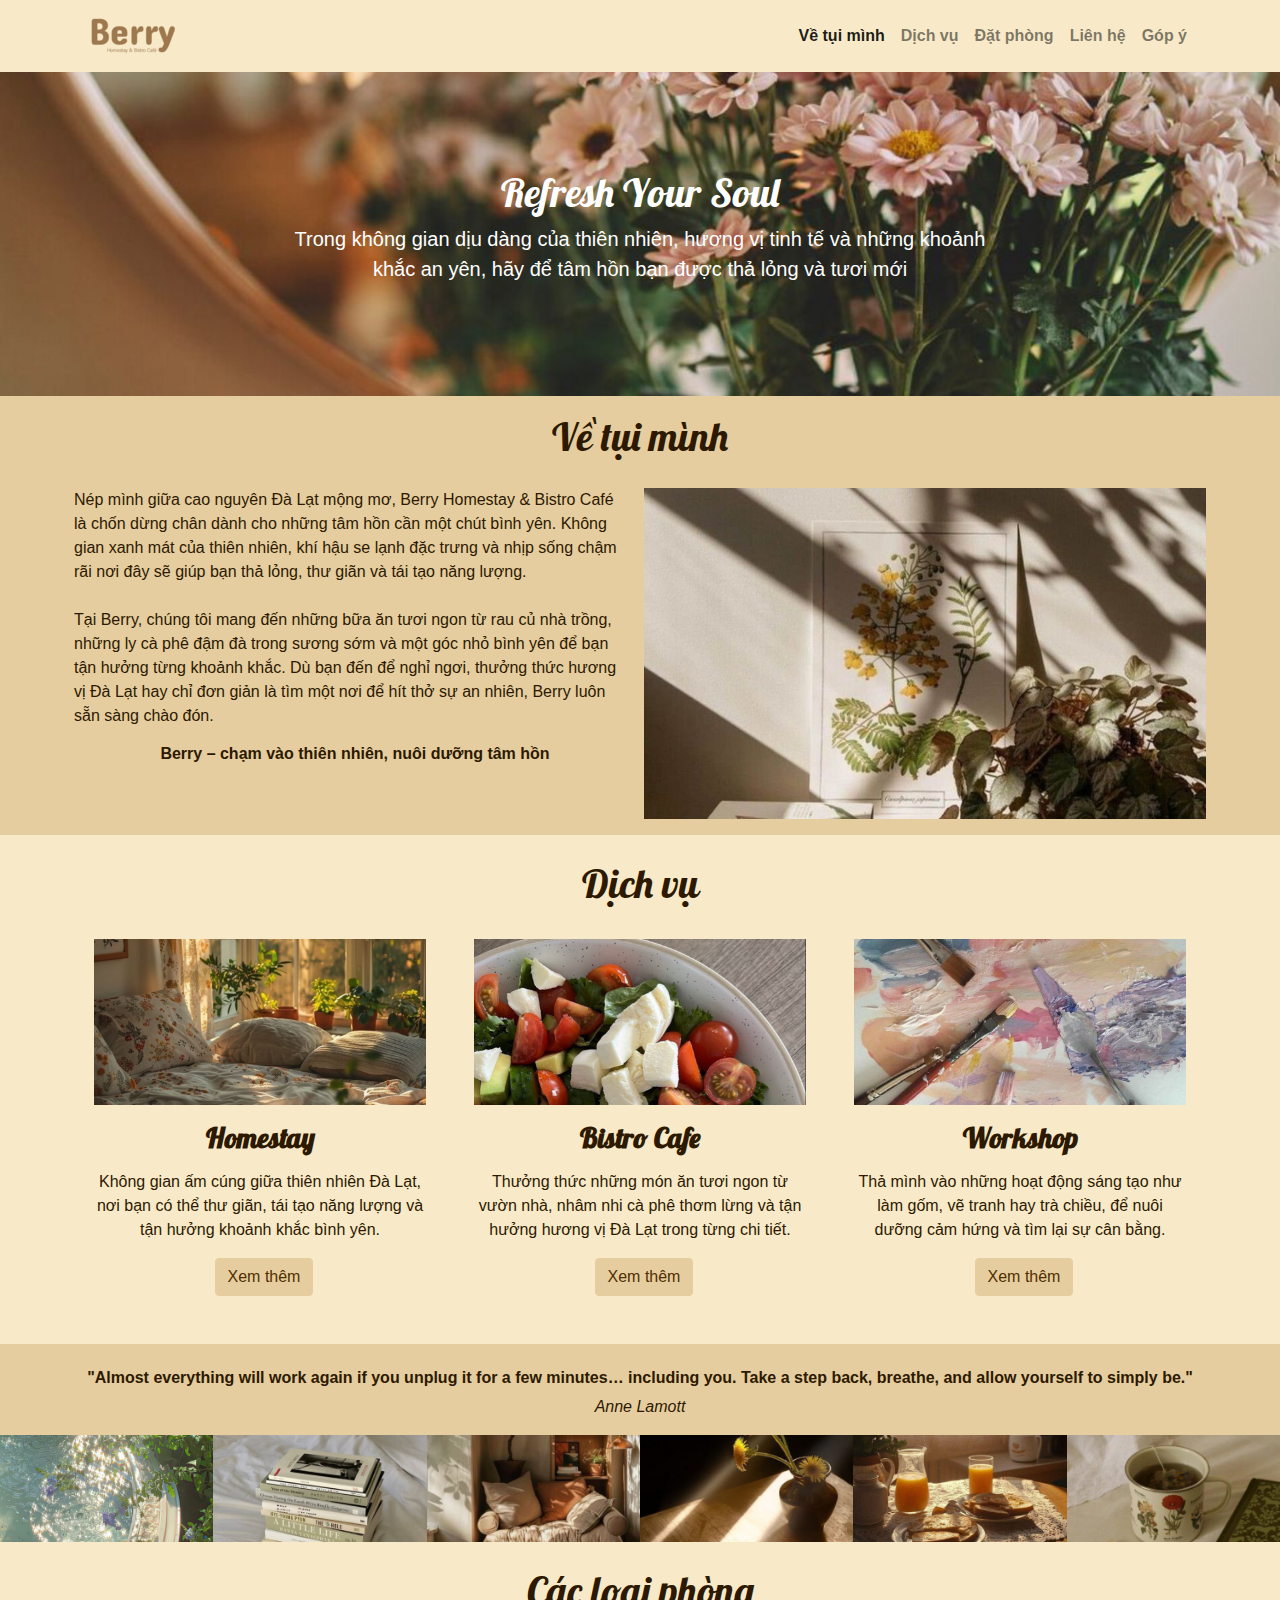
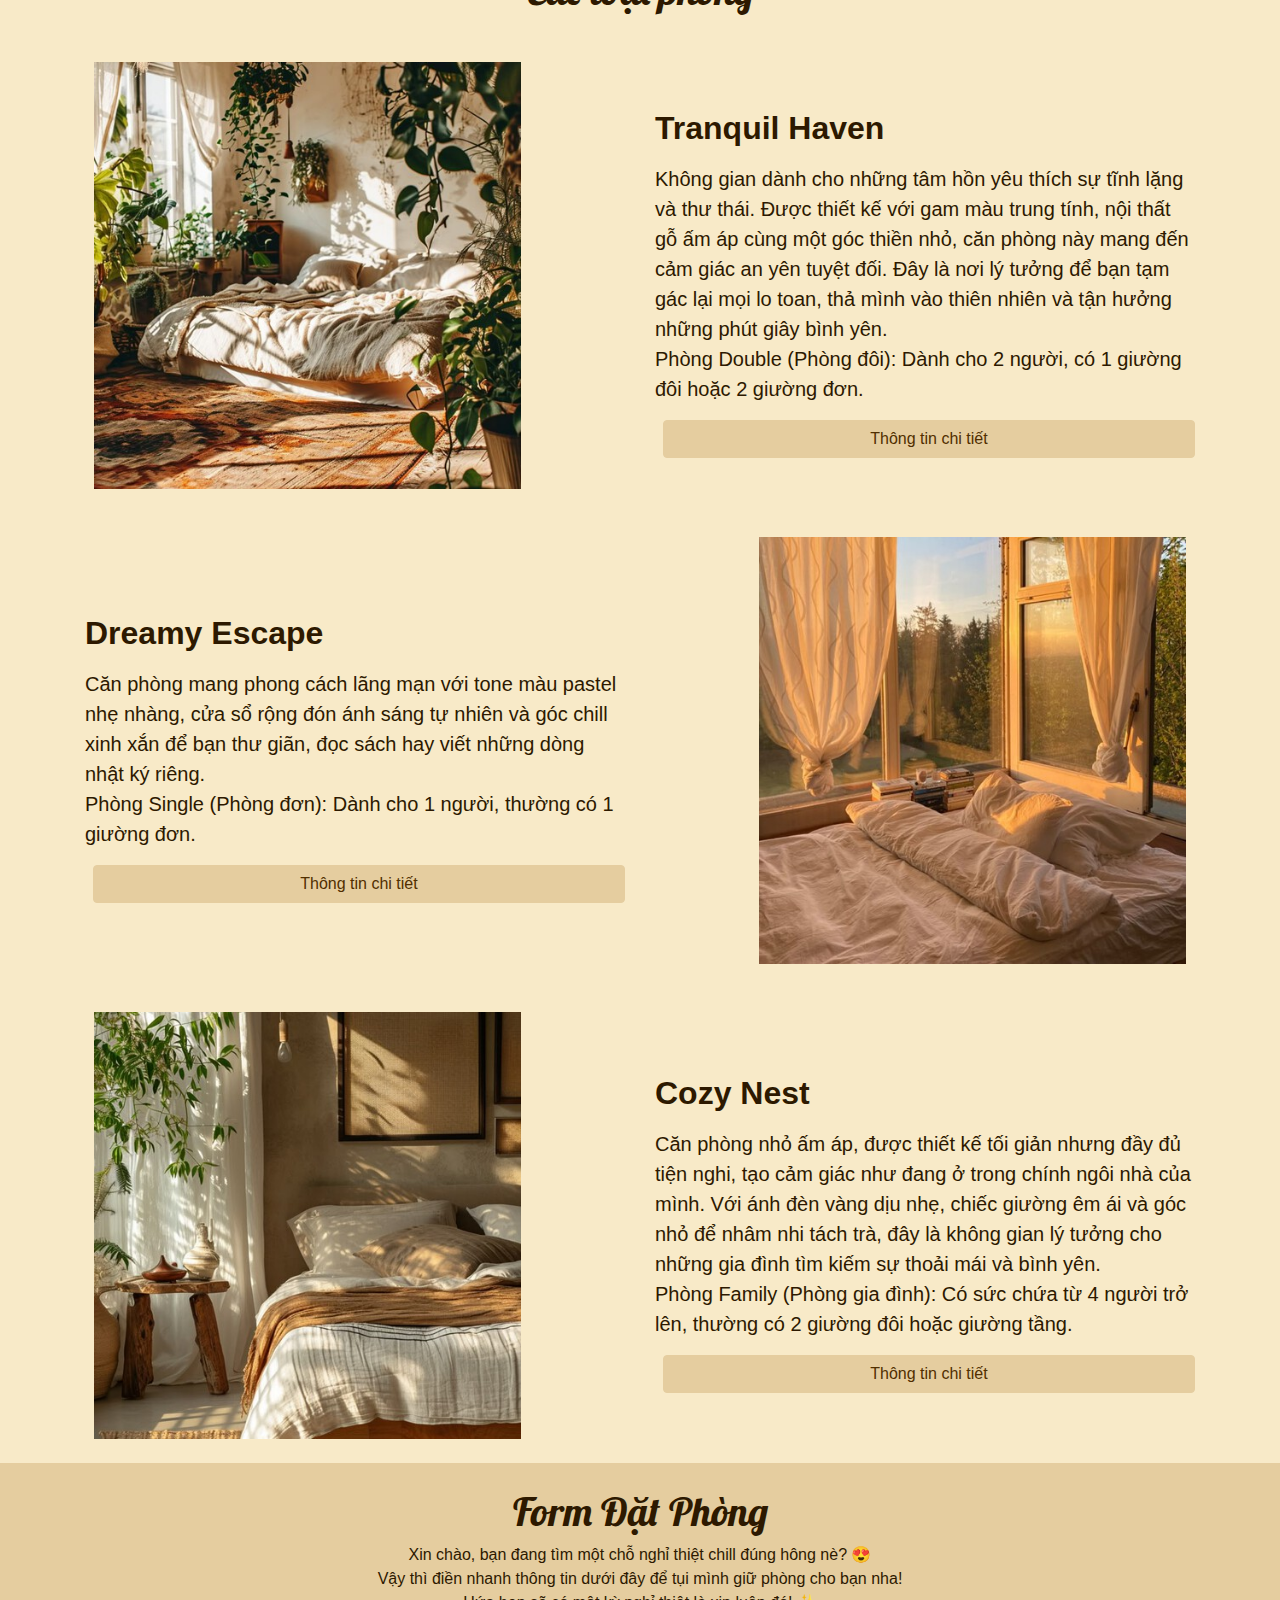
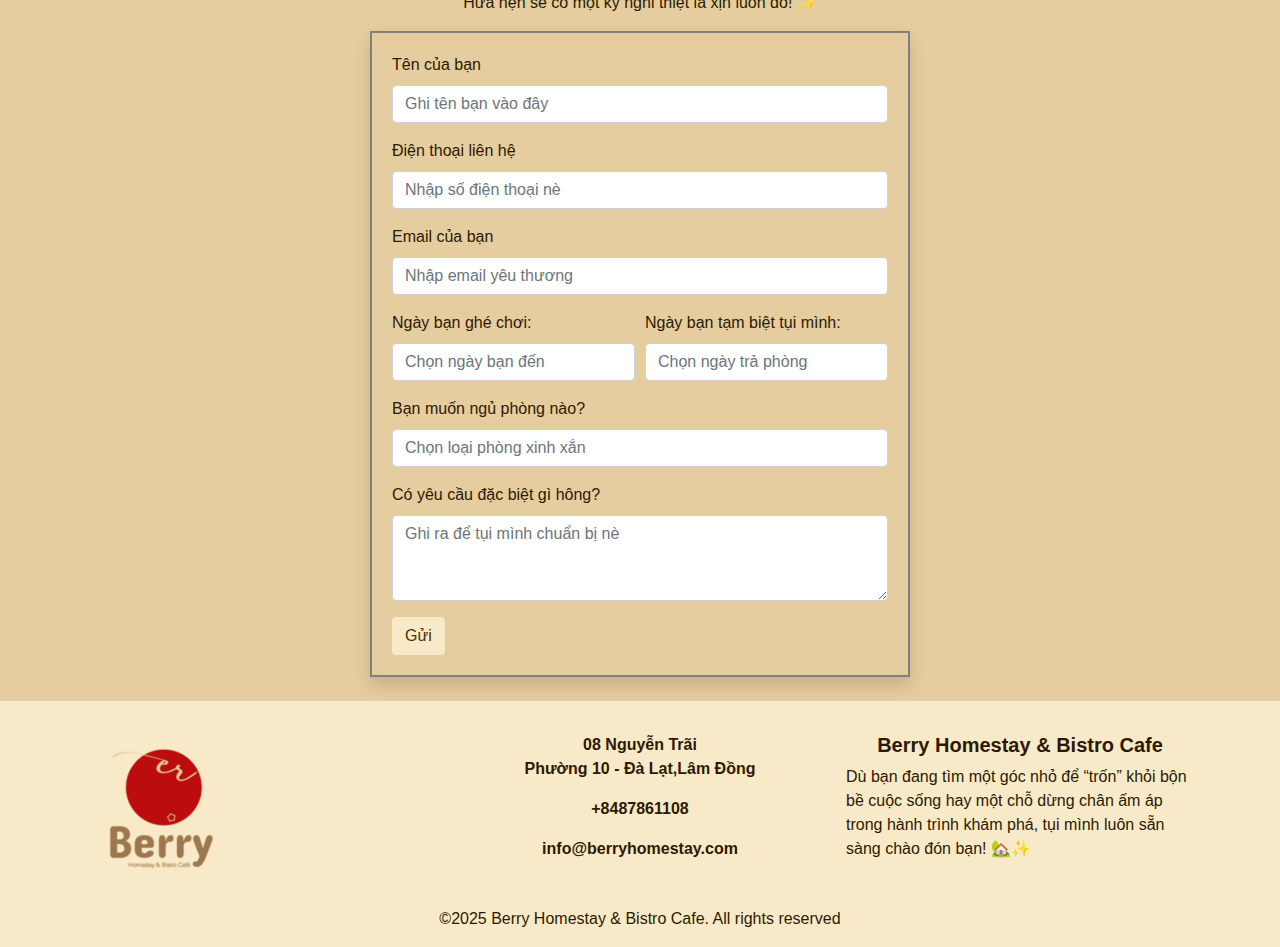
<file: index.html>
<!doctype html>
<html>
<head>
<meta charset="utf-8">
<meta http-equiv="X-UA-Compatible" content="IE=edge">
<meta name="viewport" content="width=device-width, initial-scale=1.0">
<title>Berry Homestay & Bistro Cafe</title>
<link href="css/bootstrap-4.4.1.css" rel="stylesheet" type="text/css">
<link href="css/style.css" rel="stylesheet" type="text/css">
<link href= "contact.html" rel="stylesheet" type="text/css">
<link href=  "service.html" rel="stylesheet" type="text/css">
	<link href= "index.html" rel="stylesheet" type="text/css">	
	<link rel="icon" href= "img/RD1-02.png" type="image/x-icon">
</head>

<body>



<header>
<nav class="navbar navbar-expand-md navbar-light "> 
	<div class="container">
	<a class="navbar-brand" href= "index.html"><img  src="img/result_RD70-06.png"  class="img-fluid" alt="Logo"></a>
	  <button class="navbar-toggler" type="button" data-toggle="collapse" data-target="#navbarSupportedContent1" aria-controls="navbarSupportedContent1" aria-expanded="false" aria-label="Toggle navigation"> <span class="navbar-toggler-icon"></span> </button>
	  <div class="collapse navbar-collapse" id="navbarSupportedContent1">
	    <ul class="navbar-nav ml-auto">
      	  <li class="nav-item active"> <a class="nav-link" href="#aboutus"><b>Về tụi mình </b><span class="sr-only">(current)</span></a> </li>
      	  <li class="nav-item"> <a class="nav-link" href="service.html"><b>Dịch vụ</b></a> </li>
	     	<li class="nav-item"> <a class="nav-link" href="#booking"><b>Đặt phòng</b></a> </li>
			<li class="nav-item"> <a class="nav-link" href= "contact.html"><b>Liên hệ</b></a> </li>
			<li class="nav-item"> <a class="nav-link" href= "contact.html"><b>Góp ý</b></a> </li>
	      	
  </ul></div></div>
</nav></header>
	
<section id="banner" class="py-5">
<div class="py-5 text-center" >
    <div class="container">
      <div class="row">
        <div class="mx-auto col-md-8 text-white">
          <h1 class="font-db">Refresh Your Soul</h1>
          <p class="lead">Trong không gian dịu dàng của thiên nhiên, hương vị tinh tế và những khoảnh khắc an yên, hãy để tâm hồn bạn được thả lỏng và tươi mới </p>
        </div>
      </div>
    </div>
  </div>
</section>

<section id="aboutus" class="py-3">
<div class="container">
		  <div class="row">
        <div class="col-md-12 text-center">
          <h1 class="font-db pb-1">Về tụi mình</h1>
        </div>
      </div>
	<div class="row">
	    <div class="col-12 col-md-12 col-lg-6 px-1">
		  <div class="pt-3">
			  <p class="pr-3">Nép mình giữa cao nguyên Đà Lạt mộng mơ, Berry Homestay & Bistro Café là chốn dừng chân dành cho những tâm hồn cần một chút bình yên. Không gian xanh mát của thiên nhiên, khí hậu se lạnh đặc trưng và nhịp sống chậm rãi nơi đây sẽ giúp bạn thả lỏng, thư giãn và tái tạo năng lượng.

<br><br>Tại Berry, chúng tôi mang đến những bữa ăn tươi ngon từ rau củ nhà trồng, những ly cà phê đậm đà trong sương sớm và một góc nhỏ bình yên để bạn tận hưởng từng khoảnh khắc. Dù bạn đến để nghỉ ngơi, thưởng thức hương vị Đà Lạt hay chỉ đơn giản là tìm một nơi để hít thở sự an nhiên, Berry luôn sẵn sàng chào đón.</p>
			 <h6 class="text-center"><b>Berry – chạm vào thiên nhiên, nuôi dưỡng tâm hồn</b></h6>
			</div>
		  </div>
	    <div class="col-12 col-md-12 col-lg-6 px-1"><img src= "img/result_result_Ari (1).jpg" alt="" class="img-fluid pt-3" ></div>
      </div>
    </div>	
</section>	

<section id="dichvu" class="py-2">
<div class="py-3 text-center" >
    <div class="container">
		<div class="row justify-content-center">
        <div class="col-md-12 text-center">
          <h1 class="font-db">Dịch vụ</h1>
        </div>
      </div>
      <div class="row">
        <div class="col-lg-4 col-6 p-4"> <img class="img-fluid d-block" src= "img/result_tải xuống (17).jpg">
          <h3 class="my-3 text-center font-db"><b>Homestay</b> </h3>
          <p>Không gian ấm cúng giữa thiên nhiên Đà Lạt, nơi bạn có thể thư giãn, tái tạo năng lượng và tận hưởng khoảnh khắc bình yên.</p>
			<a class="btn btn-outline-primary navbar-btn ml-md-2" href="#">Xem thêm</a>
        </div>
        <div class="col-lg-4 col-6 p-4"> <img class="img-fluid d-block" src= "img/result_tải xuống (18).jpg">
          <h3 class="my-3 text-center font-db"> <b>Bistro Cafe</b> </h3>
          <p>Thưởng thức những món ăn tươi ngon từ vườn nhà, nhâm nhi cà phê thơm lừng và tận hưởng hương vị Đà Lạt trong từng chi tiết.</p>
			<a class="btn btn-outline-primary navbar-btn ml-md-2" href="#">Xem thêm</a>
        </div>
        <div class="col-lg-4 col-6 p-4"> <img class="img-fluid d-block" src= "img/result_daisy johnson _ campus wallflowers series.jpg">
          <h3 class="my-3 text-center font-db"> <b>Workshop</b> </h3>
          <p>Thả mình vào những hoạt động sáng tạo như làm gốm, vẽ tranh hay trà chiều, để nuôi dưỡng cảm hứng và tìm lại sự cân bằng.</p>
			 <a class="btn btn-outline-primary navbar-btn ml-md-2" href="#">Xem thêm</a>
        </div>
      </div>
    </div>
  </div>
</section>
	
<section id="author">
   <div class="pt-4">
    <div class="container-fluid">
      <div class="row">
        <div class="text-center mx-auto col-md-12">
          <h6 class="mb-2" ><b>"Almost everything will work again if you unplug it for a few minutes… including you. Take a step back, breathe, and allow yourself to simply be."</b></h6>
			<p><i>Anne Lamott</i></p>
        </div>
      </div>
      <div class="row">
        <div class="col-6 col-md-4 col-lg-2 p-0"> <img class="img-fluid d-block" src= "img/result_tải xuống (27).jpg"> </div>
        <div class="col-6 col-md-4 col-lg-2 p-0"> <img class="img-fluid d-block" src= "img/result_tải xuống (25).jpg"> </div>
        <div class="col-6 col-md-4 col-lg-2 p-0"> <img class="img-fluid d-block" src=  "img/result_tải xuống (26).jpg"> </div>
        <div class="col-6 col-md-4 col-lg-2 p-0"> <img class="img-fluid d-block" src= "img/result_tải xuống (24).jpg"> </div>
        <div class="col-6 col-md-4 col-lg-2 p-0"> <img class="img-fluid d-block" src= "img/result_Getting ready for school in 1983.jpg"> </div>
        <div class="col-6 col-md-4 col-lg-2 p-0"> <img class="img-fluid d-block" src= "img/result_bridget_.jpg"> </div>
      </div>
    </div>
  </div>
	</section>

<section id="booking">
    <div class="container">
      <div class="row">
        <div class="col-md-12">
          <h1 class="text-center my-4 font-db">Các loại phòng</h1>
          <div class="row">
            <div class="col-lg-5 col-md-6 col-12 p-md-4 col-3"> <img class="img-fluid d-block" src= "img/result_tải xuống (21).jpg" width="1500"> </div>
            <div class="col-md-6 offset-lg-1 d-flex flex-column justify-content-center py-4">
              <h2 class="my-3"> <b>Tranquil Haven</b> </h2>
              <p class="lead">Không gian dành cho những tâm hồn yêu thích sự tĩnh lặng và thư thái. Được thiết kế với gam màu trung tính, nội thất gỗ ấm áp cùng một góc thiền nhỏ, căn phòng này mang đến cảm giác an yên tuyệt đối. Đây là nơi lý tưởng để bạn tạm gác lại mọi lo toan, thả mình vào thiên nhiên và tận hưởng những phút giây bình yên. 
				<br>  Phòng Double (Phòng đôi): Dành cho 2 người, có 1 giường đôi hoặc 2 giường đơn.</p>
				<a class="btn btn-outline-primary navbar-btn ml-md-2" href="#">Thông tin chi tiết</a>
            </div>
          </div>
          <div class="row">
            <div class="col-md-6 d-flex flex-column justify-content-center order-2 order-md-1 py-4">
              <h2 class="my-3"> <b>Dreamy Escape</b> </h2>
              <p class="lead">Căn phòng mang phong cách lãng mạn với tone màu pastel nhẹ nhàng, cửa sổ rộng đón ánh sáng tự nhiên và góc chill xinh xắn để bạn thư giãn, đọc sách hay viết những dòng nhật ký riêng.<br> Phòng Single (Phòng đơn): Dành cho 1 người, thường có 1 giường đơn.</p>
				<a class="btn btn-outline-primary navbar-btn ml-md-2" href="#">Thông tin chi tiết</a>
            </div>
            <div class="col-lg-5 col-md-6 col-12 p-md-4 col-3 offset-lg-1 order-1 order-md-2"> <img class="img-fluid d-block" src= "img/result_tải xuống (20).jpg" width="1500"> </div>
          </div>
          <div class="row">
            <div class="col-lg-5 col-md-6 col-12 p-md-4 col-3"> <img class="img-fluid d-block" src= "img/result_tải xuống (23).jpg"  width="1500"> </div>
            <div class="col-md-6 offset-lg-1 d-flex flex-column justify-content-center py-4">
              <h2 class="my-3"> <b>Cozy Nest</b> </h2>
              <p class="lead">Căn phòng nhỏ ấm áp, được thiết kế tối giản nhưng đầy đủ tiện nghi, tạo cảm giác như đang ở trong chính ngôi nhà của mình. Với ánh đèn vàng dịu nhẹ, chiếc giường êm ái và góc nhỏ để nhâm nhi tách trà, đây là không gian lý tưởng cho những gia đình tìm kiếm sự thoải mái và bình yên.<br> Phòng Family (Phòng gia đình): Có sức chứa từ 4 người trở lên, thường có 2 giường đôi hoặc giường tầng.</p>
				<a class="btn btn-outline-primary navbar-btn ml-md-2" href="#">Thông tin chi tiết</a>
            </div>
          </div>
        </div>
      </div>
    </div>
</section>
	
<section id="form">
	<div class="py-4 text-center" >
    <div class="container">
      <div class="row">
        <div class="mx-auto col-lg-6 col-10">
          <h1 class="font-db">Form Đặt Phòng </h1>
          <p class="mb-3">Xin chào, bạn đang tìm một chỗ nghỉ thiệt chill đúng hông nè? 😍 <br>Vậy thì điền nhanh thông tin dưới đây để tụi mình giữ phòng cho bạn nha! <br>Hứa hẹn sẽ có một kỳ nghỉ thiệt là xịn luôn đó! ✨</p>
			<div class="shadow">
          <form class="text-left">
            <div class="form-group"> <label for="form16">Tên của bạn</label> <input type="text" class="form-control" id="form16" placeholder="Ghi tên bạn vào đây"> </div>
            <div class="form-group"> <label for="form17">Điện thoại liên hệ</label> <input type="text" class="form-control" id="form17" placeholder="Nhập số điện thoại nè"> </div>
            <div class="form-group"> <label for="form18">Email của bạn</label> <input type="email" class="form-control" id="form18" placeholder="Nhập email yêu thương"> </div>
            <div class="form-row">
              <div class="form-group col-md-6"> <label for="form19">Ngày bạn ghé chơi:</label> <input type="password" class="form-control" id="form19" placeholder="Chọn ngày bạn đến"> </div>
              <div class="form-group col-md-6"> <label for="form20">Ngày bạn tạm biệt tụi mình: </label> <input type="password" class="form-control" id="form20" placeholder="Chọn ngày trả phòng"> </div>
            </div>
			  <div class="form-group"> <label for="form18">Bạn muốn ngủ phòng nào?</label> <input type="email" class="form-control" id="form22" placeholder="Chọn loại phòng xinh xắn"> </div>
			  <div class="form-group"> <label for="form18">Có yêu cầu đặc biệt gì hông?</label> <textarea class="form-control" id="form26" rows="3" placeholder="Ghi ra để tụi mình chuẩn bị nè" ></textarea> </div>
             <button type="submit" class="btn btn-primary">Gửi</button>
          </form>
        </div></div>
      </div>
    </div>
  </div>
	
	</section>
	
<footer>
	<div class="py-3">
    <div class="container">
      <div class="row">
        <div class="col-lg-4 col-md-4 col-12 p-3"> <i class="d-block fa fa-circle-o fa-5x text-primary" ><img src= "img/result_result_RD50x50-05 (1).png"></i> </div>
        <div class="col-lg-4 col-md-4 col-12 p-3 text-center">
          <b><p > 08 Nguyễn Trãi<br>Phường 10 - Đà Lạt,Lâm Đồng </p>
          <p> +8487861108 </p>
          <p class="mb-0"> info@berryhomestay.com </p></b>
        </div>
        <div class="col-md-4 p-3">
          <h5 class="text-center"> <b>Berry Homestay & Bistro Cafe</b> </h5>
          <p class="mb-0"> Dù bạn đang tìm một góc nhỏ để “trốn” khỏi bộn bề cuộc sống hay một chỗ dừng chân ấm áp trong hành trình khám phá, tụi mình luôn sẵn sàng chào đón bạn! 🏡✨</p>
        </div>
      </div>
      <div class="row">
        <div class="col-md-12 text-center">
          <p class="mb-0 mt-2">©2025 Berry Homestay & Bistro Cafe. All rights reserved</p>
        </div>
      </div>
    </div>
  </div>
	</footer>
	
<script src="js/jquery-3.4.1.min.js"></script>
<script src="js/popper.min.js"></script>
<script src="js/bootstrap-4.4.1.js"></script>
</body>
</html>
</file>
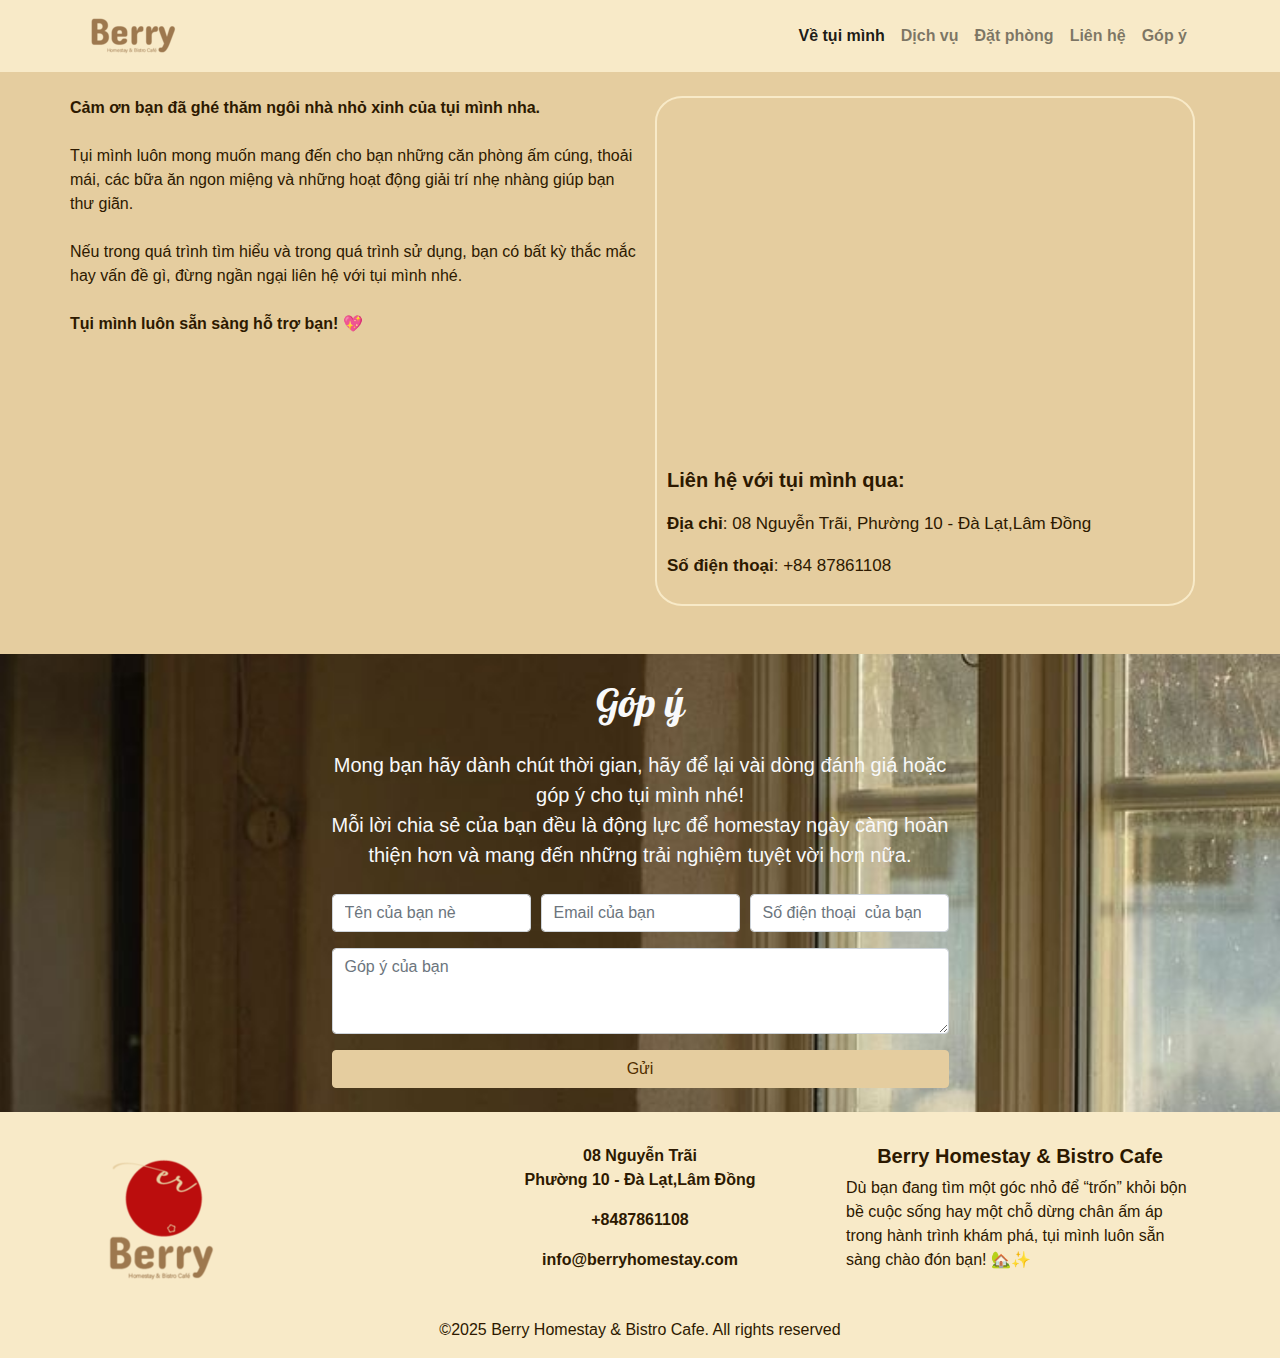
<file: contact.html>
<!doctype html>
<html>
<head>
<meta charset="utf-8">
<meta http-equiv="X-UA-Compatible" content="IE=edge">
<meta name="viewport" content="width=device-width, initial-scale=1.0">
<title>Berry Homestay & Bistro Cafe</title>
<link href="css/bootstrap-4.4.1.css" rel="stylesheet" type="text/css">
<link href="css/style.css" rel="stylesheet" type="text/css">
<link href= "contact.html" rel="stylesheet" type="text/css">
	<link href= "index.html" rel="stylesheet" type="text/css">
<link href=  "service.html" rel="stylesheet" type="text/css">
	<link rel="icon" href= "img/RD1-02.png" type="image/x-icon">
</head>

<body>
<header>
<nav class="navbar navbar-expand-md navbar-light "> 
	<div class="container">
	<a class="navbar-brand" href= "index.html"><img  src="img/result_RD70-06.png"  class="img-fluid" alt="Logo"></a>
	  <button class="navbar-toggler" type="button" data-toggle="collapse" data-target="#navbarSupportedContent1" aria-controls="navbarSupportedContent1" aria-expanded="false" aria-label="Toggle navigation"> <span class="navbar-toggler-icon"></span> </button>
	  <div class="collapse navbar-collapse" id="navbarSupportedContent1">
	    <ul class="navbar-nav ml-auto">
      	  <li class="nav-item active"> <a class="nav-link" href= "index.html"><b>Về tụi mình </b><span class="sr-only">(current)</span></a> </li>
      	  <li class="nav-item"> <a class="nav-link" href="service.html"><b>Dịch vụ</b></a> </li>
	     	<li class="nav-item"> <a class="nav-link" href= "service.html"><b>Đặt phòng</b></a> </li>
			<li class="nav-item"> <a class="nav-link" href= "#contact"><b>Liên hệ</b></a> </li>
			<li class="nav-item"> <a class="nav-link" href= "#feedback"><b>Góp ý</b></a> </li>
	      	
  </ul></div></div>
</nav></header>
	
<section id="contact">
	<div class="container">
		<div class="row d-flex justify-content-center pt-4">
		<div class="mx-auto col-12 col-lg-6">
			<div class="row">
				<p><b>Cảm ơn bạn đã ghé thăm ngôi nhà nhỏ xinh của tụi mình nha. </b>
					<br><br>Tụi mình luôn mong muốn mang đến cho bạn những căn phòng ấm cúng, thoải mái, các bữa ăn ngon miệng và những hoạt động giải trí nhẹ nhàng giúp bạn thư giãn. 
					<br><br>Nếu trong quá trình tìm hiểu và trong quá trình sử dụng, bạn có bất kỳ thắc mắc hay vấn đề gì, đừng ngần ngại liên hệ với tụi mình nhé. 
					<br><br><b>Tụi mình luôn sẵn sàng hỗ trợ bạn! 💖</b></p>

			</div></div>
			
			
			
		<div class=" mx-auto col-12 col-lg-6 pb-5">
			<div class="vien">
			<iframe src="https://www.google.com/maps/embed?pb=!1m18!1m12!1m3!1d975.8680682627762!2d108.45151637530059!3d11.941768909463189!2m3!1f0!2f0!3f0!3m2!1i1024!2i768!4f13.1!3m3!1m2!1s0x31711318906976e1%3A0x662aa8fe916ed3c!2zOCBOZ3V54buFbiBUcsOjaSwgUGjGsOG7nW5nIDksIMSQw6AgTOG6oXQsIEzDom0gxJDhu5NuZywgVmlldG5hbQ!5e0!3m2!1sen!2s!4v1741254905279!5m2!1sen!2s" width="600" height="350" style="border:0;" allowfullscreen="" loading="lazy" referrerpolicy="no-referrer-when-downgrade"></iframe>
			<p><b style="font-size:20px">Liên hệ với tụi mình qua:</b></p>
				<p style="font-size:17px;text-align:left"><b>Địa chỉ</b>: 08 Nguyễn Trãi, Phường 10 - Đà Lạt,Lâm Đồng</p>
				<p style="font-size:17px;text-align:left"><b>Số điện thoại</b>: +84 87861108</p>
			</div></div></div>
		</div>	
	
	</section>
	
	<section id="feedback">
		<div class="container">
      <div class="row">
        <div class="mx-auto p-4 col-md-7">
          <h1 class="text-light font-db text-center mb-4">Góp ý</h1>
          <p class="mb-4 lead text-light text-center">Mong bạn hãy dành chút thời gian, hãy để lại vài dòng đánh giá hoặc góp ý cho tụi mình nhé! <br>Mỗi lời chia sẻ của bạn đều là động lực để homestay ngày càng hoàn thiện hơn và mang đến những trải nghiệm tuyệt vời hơn nữa.</p>
          <form>
            <div class="form-row">
              <div class="form-group col-md-4"> <input type="text" class="form-control" id="form22" placeholder="Tên của bạn nè"> </div>
              <div class="form-group col-md-4"> <input type="email" class="form-control" id="form23" placeholder="Email của bạn"> </div>
              <div class="form-group col-md-4"> <input type="number" class="form-control" id="form24" placeholder="Số điện thoại  của bạn"> </div>
            </div>
            <div class="form-group"> <textarea class="form-control" id="form26" rows="3" placeholder="Góp ý của bạn"></textarea> </div> <button type="submit" class="btn btn-outline-primary btn-block">Gửi</button>
          </form>
        </div>
      </div>
    </div>
		</section>
	
<footer>
	<div class="py-3">
    <div class="container">
      <div class="row">
        <div class="col-lg-4 col-md-4 col-12 p-3"> <i class="d-block fa fa-circle-o fa-5x text-primary" ><img src= "img/result_result_RD50x50-05 (1).png"></i> </div>
        <div class="col-lg-4 col-md-4 col-12 p-3 text-center">
          <b><p > 08 Nguyễn Trãi<br>Phường 10 - Đà Lạt,Lâm Đồng </p>
          <p> +8487861108 </p>
          <p class="mb-0"> info@berryhomestay.com </p></b>
        </div>
        <div class="col-md-4 p-3">
          <h5 class="text-center"> <b>Berry Homestay & Bistro Cafe</b> </h5>
          <p class="mb-0"> Dù bạn đang tìm một góc nhỏ để “trốn” khỏi bộn bề cuộc sống hay một chỗ dừng chân ấm áp trong hành trình khám phá, tụi mình luôn sẵn sàng chào đón bạn! 🏡✨</p>
        </div>
      </div>
      <div class="row">
        <div class="col-md-12 text-center">
          <p class="mb-0 mt-2">©2025 Berry Homestay & Bistro Cafe. All rights reserved</p>
        </div>
      </div>
    </div>
  </div>
	</footer>
	
<script src="js/jquery-3.4.1.min.js"></script>
<script src="js/popper.min.js"></script>
<script src="js/bootstrap-4.4.1.js"></script>
</body>
</html>
</file>
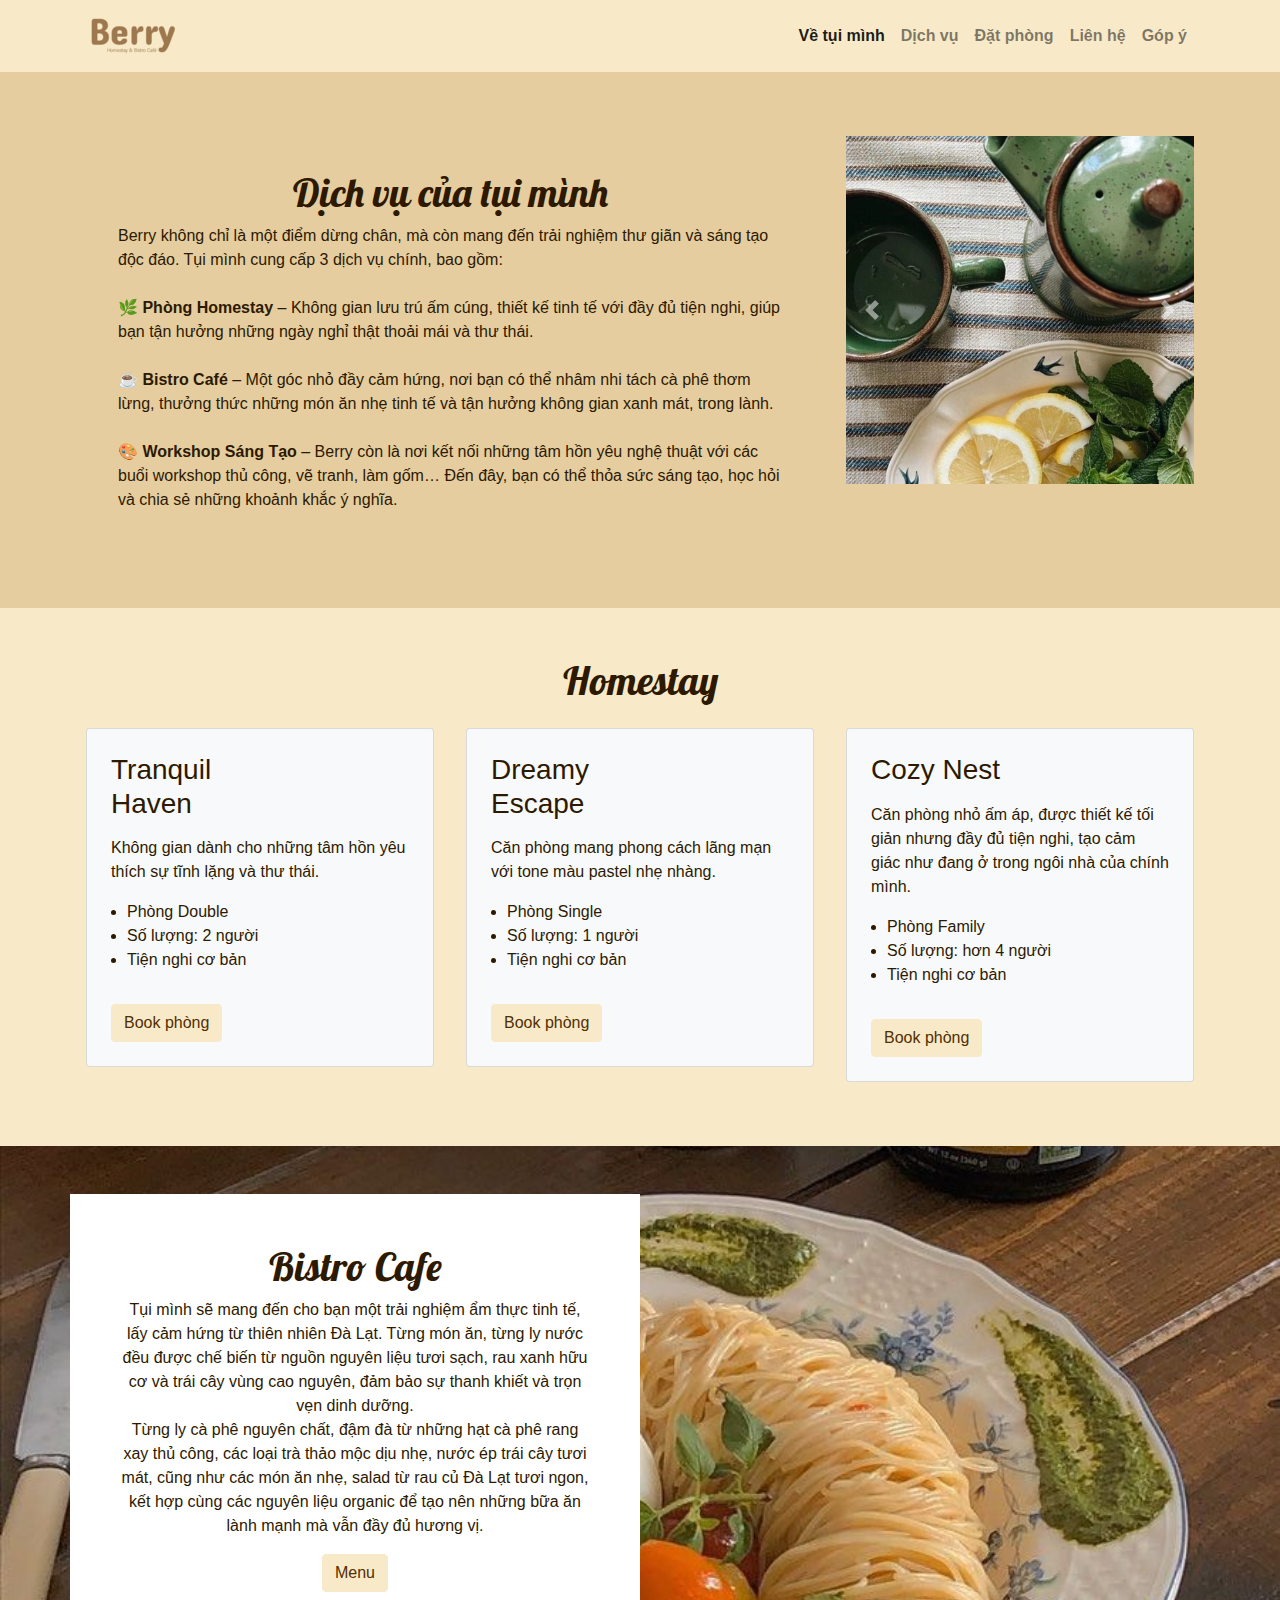
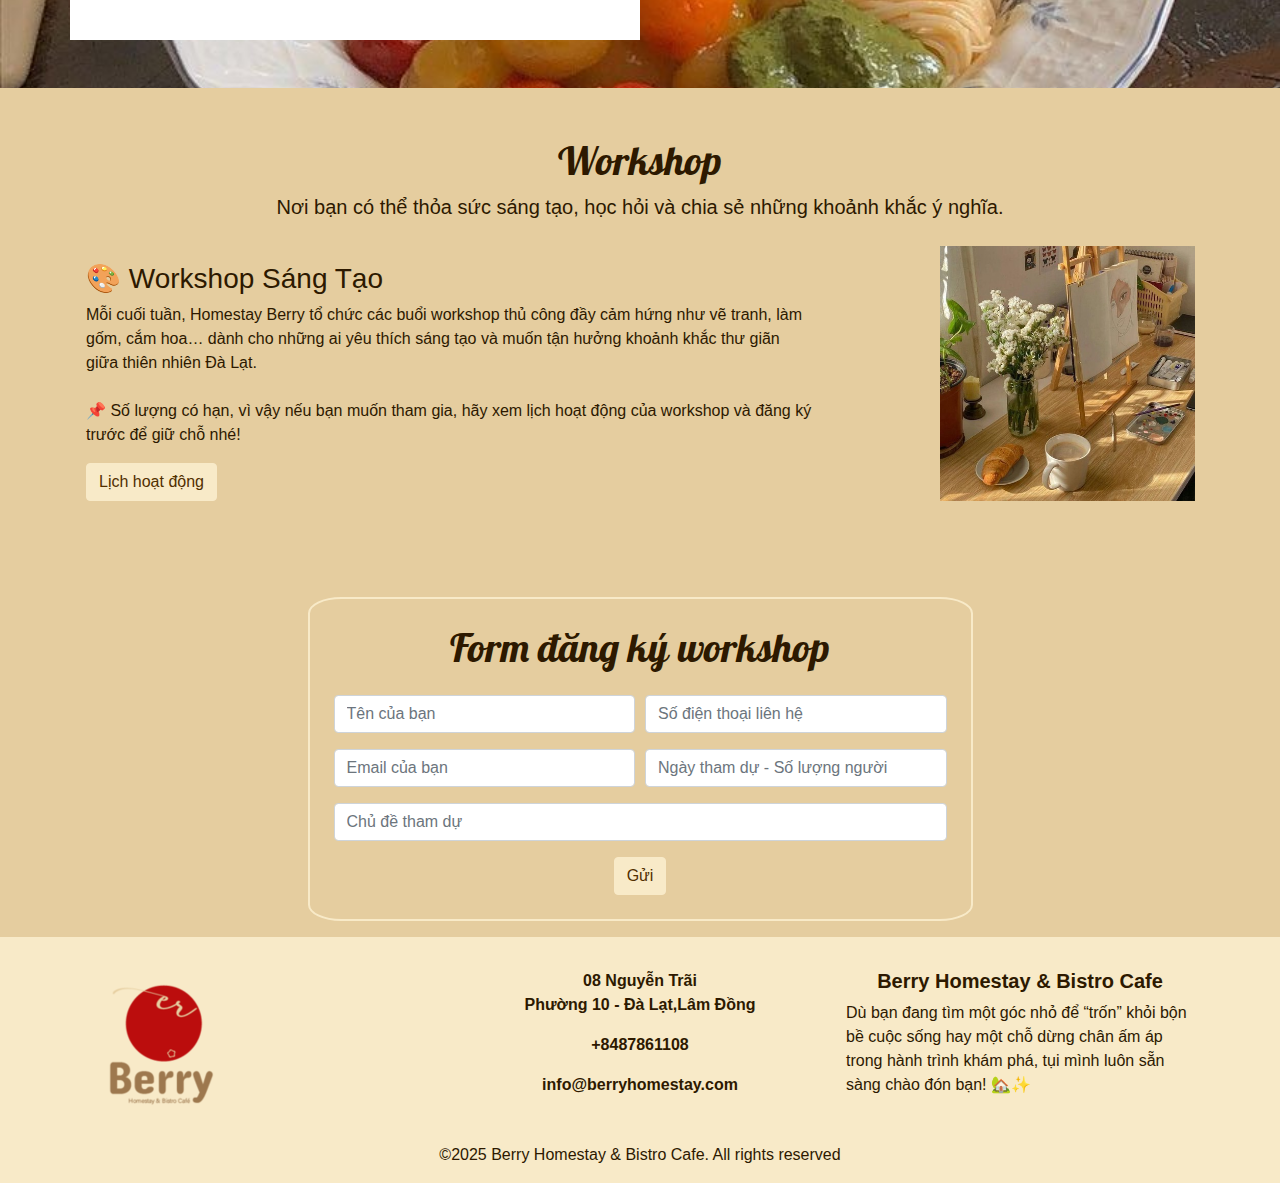
<file: service.html>
<!doctype html>
<html>
<head>
<meta charset="utf-8">
<title>Berry Homestay & Bistro Cafe</title>
<link href="css/bootstrap-4.4.1.css" rel="stylesheet" type="text/css">
<link href="css/style.css" rel="stylesheet" type="text/css">
<link href= "contact.html" rel="stylesheet" type="text/css">
<link href=  "service.html" rel="stylesheet" type="text/css">
	<link rel="icon" href= "img/RD1-02.png" type="image/x-icon">
<link href= "index.html" rel="stylesheet" type="text/css">	
</head>

<body>
	
<header>
<nav class="navbar navbar-expand-md navbar-light "> 
	<div class="container">
	<a class="navbar-brand" href= "index.html"><img  src="img/result_RD70-06.png"  class="img-fluid" alt="Logo"></a>
	  <button class="navbar-toggler" type="button" data-toggle="collapse" data-target="#navbarSupportedContent1" aria-controls="navbarSupportedContent1" aria-expanded="false" aria-label="Toggle navigation"> <span class="navbar-toggler-icon"></span> </button>
	  <div class="collapse navbar-collapse" id="navbarSupportedContent1">
	    <ul class="navbar-nav ml-auto">
      	  <li class="nav-item active"> <a class="nav-link" href= "index.html"><b>Về tụi mình </b><span class="sr-only">(current)</span></a> </li>
      	  <li class="nav-item"> <a class="nav-link" href="#welcome"><b>Dịch vụ</b></a> </li>
	     	<li class="nav-item"> <a class="nav-link" href="#homestay"><b>Đặt phòng</b></a> </li>
			<li class="nav-item"> <a class="nav-link" href= "contact.html"><b>Liên hệ</b></a> </li>
			<li class="nav-item"> <a class="nav-link" href= "contact.html"><b>Góp ý</b></a> </li>
	      	
  </ul></div></div>
</nav></header>
	
<section id="welcome">
	 <div class="py-5">
    <div class="container">
      <div class="row">
        <div class="col-12 col-md-7 col-lg-8 p-md-5 p-3 d-flex flex-column justify-content-center bg-primary">
          <h1 class="font-db text-center">Dịch vụ của tụi mình</h1>
          <p class="mb-0">Berry không chỉ là một điểm dừng chân, mà còn mang đến trải nghiệm thư giãn và sáng tạo độc đáo. Tụi mình cung cấp 3 dịch vụ chính, bao gồm:

<br><br><b>🌿 Phòng Homestay</b> – Không gian lưu trú ấm cúng, thiết kế tinh tế với đầy đủ tiện nghi, giúp bạn tận hưởng những ngày nghỉ thật thoải mái và thư thái. 

<br><br><b>☕ Bistro Café</b> – Một góc nhỏ đầy cảm hứng, nơi bạn có thể nhâm nhi tách cà phê thơm lừng, thưởng thức những món ăn nhẹ tinh tế và tận hưởng không gian xanh mát, trong lành. 

<br><br><b>🎨 Workshop Sáng Tạo</b> – Berry còn là nơi kết nối những tâm hồn yêu nghệ thuật với các buổi workshop thủ công, vẽ tranh, làm gốm… Đến đây, bạn có thể thỏa sức sáng tạo, học hỏi và chia sẻ những khoảnh khắc ý nghĩa.</p>
        </div>
        <div class="col-12 col-md-5 col-lg-4 p-3 bg-primary">
          <div id="carousel2" class="carousel slide" data-ride="carousel" data-interval="5000">
            <div class="carousel-inner">
              <div class="carousel-item active"> <img class="d-block w-100" src= "img/result_tải xuống (36).jpg"> </div>
              <div class="carousel-item"> <img class="d-block w-100" src= "img/result_tải xuống (37).jpg"> </div>
              <div class="carousel-item"> <img class="d-block w-100" src= "img/result_tải xuống (38).jpg"> </div>
              <div class="carousel-item"> <img class="d-block w-100" src= "img/result_tải xuống (39).jpg"> </div>
            </div>
            <a class="carousel-control-prev" href="#carousel2" role="button" data-slide="prev">
              <span class="carousel-control-prev-icon" aria-hidden="true"></span></a>
            <a class="carousel-control-next" href="#carousel2" role="button" data-slide="next" >
              <span class="carousel-control-next-icon" aria-hidden="true"></span></a>
          </div>
        </div>
      </div>
    </div>
  </div>
	
	</section>
	
	<section id="homestay">
	<div class="py-5" >
    <div class="container">
      <div class="row">
        <div class="text-center col-md-12">
          <h1 class="font-db">Homestay</h1>
        </div>
      </div>
      <div class="row">
        <div class="col-lg-4 col-md-6 p-3">
          <div class="card bg-light">
            <div class="card-body p-4">
              <div class="row">
                <div class="col-8">
                  <h3 class="mb-0">Tranquil Haven</h3>
                </div>
              </div>
              <p class="my-3">Không gian dành cho những tâm hồn yêu thích sự tĩnh lặng và thư thái.</p>
              <ul class="pl-3">
                <li>Phòng Double</li>
                <li>Số lượng: 2 người</li>
                <li>Tiện nghi cơ bản</li>
              </ul> <a class="btn btn-primary mt-3" href="#">Book phòng</a>
            </div>
          </div>
        </div>
        <div class="col-lg-4 col-md-6 p-3">
          <div class="card bg-light">
            <div class="card-body p-4">
              <div class="row">
                <div class="col-8">
                  <h3 class="mb-0">Dreamy Escape</h3>
                </div>
              </div>
              <p class="my-3">Căn phòng mang phong cách lãng mạn với tone màu pastel nhẹ nhàng.</p>
              <ul class="pl-3">
                <li>Phòng Single</li>
                <li>Số lượng: 1 người</li>
                <li>Tiện  nghi cơ bản</li>
              </ul> <a class="btn btn-primary mt-3" href="#">Book phòng</a>
            </div>
          </div>
        </div>
        <div class="col-lg-4 p-3">
          <div class="card bg-light">
            <div class="card-body p-4">
              <div class="row">
                <div class="col-8">
                  <h3 class="mb-0">Cozy Nest</h3>
                </div>
              </div>
              <p class="my-3">Căn phòng nhỏ ấm áp, được thiết kế tối giản nhưng đầy đủ tiện nghi, tạo cảm giác như đang ở trong ngôi nhà của chính mình.</p>
              <ul class="pl-3">
                <li>Phòng Family</li>
                <li>Số lượng: hơn 4 người</li>
                <li>Tiện nghi cơ bản</li>
              </ul> <a class="btn btn-primary mt-3" href="#">Book phòng</a>
            </div>
          </div>
        </div>
      </div>
    </div>
  </div>
	</section>
	
	<section id="cafe">
	<div class="py-5 text-center" >
    <div class="container">
      <div class="row">
        <div class="col-10 bg-white p-5 mx-auto mx-md-0 col-lg-6 col-md-8">
          <h1 class="font-db">Bistro Cafe</h1>
          <p class="mb-3">Tụi mình sẽ mang đến cho bạn một trải nghiệm ẩm thực tinh tế, lấy cảm hứng từ thiên nhiên Đà Lạt. Từng món ăn, từng ly nước đều được chế biến từ nguồn nguyên liệu tươi sạch, rau xanh hữu cơ và trái cây vùng cao nguyên, đảm bảo sự thanh khiết và trọn vẹn dinh dưỡng. <br>Từng ly cà phê nguyên chất, đậm đà từ những hạt cà phê rang xay thủ công, các loại trà thảo mộc dịu nhẹ, nước ép trái cây tươi mát, cũng như các món ăn nhẹ, salad từ rau củ Đà Lạt tươi ngon, kết hợp cùng các nguyên liệu organic để tạo nên những bữa ăn lành mạnh mà vẫn đầy đủ hương vị. </p> <a class="btn btn-primary" href="#">Menu</a>
        </div>
      </div>
    </div>
  </div>
	</section>
	
	<section id="workshop">
	 <div class="py-5" >
    <div class="container">
      <div class="row">
        <div class="col-md-12">
          <h1 class="text-center font-db">Workshop</h1>
          <p class="mb-4 text-center lead">Nơi bạn có thể thỏa sức sáng tạo, học hỏi và chia sẻ những khoảnh khắc ý nghĩa.</p>
          <div class="row">
            <div class="p-3 col-md-8">
              <h3>🎨 Workshop Sáng Tạo</h3>
              <p class="mb-3">Mỗi cuối tuần, Homestay Berry tổ chức các buổi workshop thủ công đầy cảm hứng như vẽ tranh, làm gốm, cắm hoa… dành cho những ai yêu thích sáng tạo và muốn tận hưởng khoảnh khắc thư giãn giữa thiên nhiên Đà Lạt.

<br><br>📌 Số lượng có hạn, vì vậy nếu bạn muốn tham gia, hãy xem lịch hoạt động của workshop và đăng ký trước để giữ chỗ nhé! </p> <a class="btn btn-primary mb-3" href="#">Lịch hoạt động</a>
            </div>
            <div class="col-md-4 col-lg-3 offset-lg-1"> <img class="img-fluid d-block" src= "img/result_tải xuống (43).jpg"> </div>
          </div>
        </div>
      </div>
    </div>
  </div>
		
<div class="py-3 text-center" >
    <div class="container">
      <div class="row">
        <div class="mx-auto p-4 col-lg-7 vien">
          <h1 class="mb-4 font-db">Form đăng ký workshop</h1>
          <form>
            <div class="form-row">
              <div class="form-group col-md-6"> <input type="text" class="form-control" id="form27" placeholder="Tên của bạn"> </div>
              <div class="form-group col-md-6"> <input type="email" class="form-control" id="form28" placeholder="Số điện thoại liên hệ"> </div>
            </div>
			  <div class="form-row">
              <div class="form-group col-md-6"> <input type="text" class="form-control" id="form29" placeholder="Email của bạn"> </div>
              <div class="form-group col-md-6"> <input type="email" class="form-control" id="form30" placeholder="Ngày tham dự - Số lượng người"> </div>
            </div>
            <div class="form-group"> <input type="text" class="form-control" id="form31" placeholder="Chủ đề tham dự"> </div>
            <button type="submit" class="btn btn-primary">Gửi</button>
          </form>
        </div>
      </div>
    </div>
  </div>
	</section>
	
	<footer>
	<div class="py-3">
    <div class="container">
      <div class="row">
        <div class="col-lg-4 col-md-4 col-12 p-3"> <i class="d-block fa fa-circle-o fa-5x text-primary" ><img src= "img/result_result_RD50x50-05 (1).png"></i> </div>
        <div class="col-lg-4 col-md-4 col-12 p-3 text-center">
          <b><p > 08 Nguyễn Trãi<br>Phường 10 - Đà Lạt,Lâm Đồng </p>
          <p> +8487861108 </p>
          <p class="mb-0"> info@berryhomestay.com </p></b>
        </div>
        <div class="col-md-4 p-3">
          <h5 class="text-center"> <b>Berry Homestay & Bistro Cafe</b> </h5>
          <p class="mb-0"> Dù bạn đang tìm một góc nhỏ để “trốn” khỏi bộn bề cuộc sống hay một chỗ dừng chân ấm áp trong hành trình khám phá, tụi mình luôn sẵn sàng chào đón bạn! 🏡✨</p>
        </div>
      </div>
      <div class="row">
        <div class="col-md-12 text-center">
          <p class="mb-0 mt-2">©2025 Berry Homestay & Bistro Cafe. All rights reserved</p>
        </div>
      </div>
    </div>
  </div>
	</footer>
<script src="js/jquery-3.4.1.min.js"></script>
<script src="js/popper.min.js"></script>
<script src="js/bootstrap-4.4.1.js"></script>
</body>
</html>
</file>
<file: css/style.css>
@charset "utf-8";
/* CSS Document */

@import url('https://fonts.googleapis.com/css2?family=Agbalumo&family=Concert+One&family=Lobster&family=Lobster+Two:ital,wght@0,400;0,700;1,400;1,700&family=Montserrat:ital,wght@0,100..900;1,100..900&family=Nunito:ital,wght@0,200..1000;1,200..1000&family=Playfair+Display:ital,wght@0,400..900;1,400..900&display=swap');
*{scroll-behavior: smooth}
#banner
{width:100%;background-image:url( "../img/result_24537393d1a5c64a6e531c6821872d7d.jpg");background-size:cover;background-repeat:no-repeat;background-size:cover;background-position:center}
header{background-color:#F8EAC8}
#aboutus{width:100%;background-color:#E5CD9F}
#dichvu{width:100%;background-color:#F8EAC8}
#author{width:100%;background-color:#E5CD9F}
#booking{width:100%;background-color:#F8EAC8}
#form{width:100%;background-color:#E5CD9F}
footer{width:100%;background-color:#F8EAC8}
.shadow{width:100%;min-height:200px;border:2px solid gray;box-shadow:5px 5px 5px gray;padding:20px;border-raius:20px}
.align-item{align-items: center;text-align:center;margin:0.2px}
.font-db{font-family:"Lobster", sans-serif}

.vien{width:100%;min-height:200px;border:2px solid #F8EAC8;padding:10px;position:relative;overflow: hidden;border-radius:5%}
.vien:hover .icon{top:40%}
#feedback{width:100%;min-height:420px;background-image:url( "../img/tải xuống (33).jpg");background-repeat:no-repeat;background-size:cover;background-position:center}
#contact{width:100%;background-color:#E5CD9F}

#cafe{width:100%;background-image:url( "../img/ff3b34a9a6689e3617d68bf1d415cdac.jpg");background-size:cover;background-repeat:no-repeat;background-size:cover;background-position:center}
#welcome{width:100%;background-color:#E5CD9F}
#homestay{width:100%;background-color:#F8EAC8}
#workshop{width:100%;background-color:#E5CD9F}
.nau{text-co1or:#2D1900}
</file>
